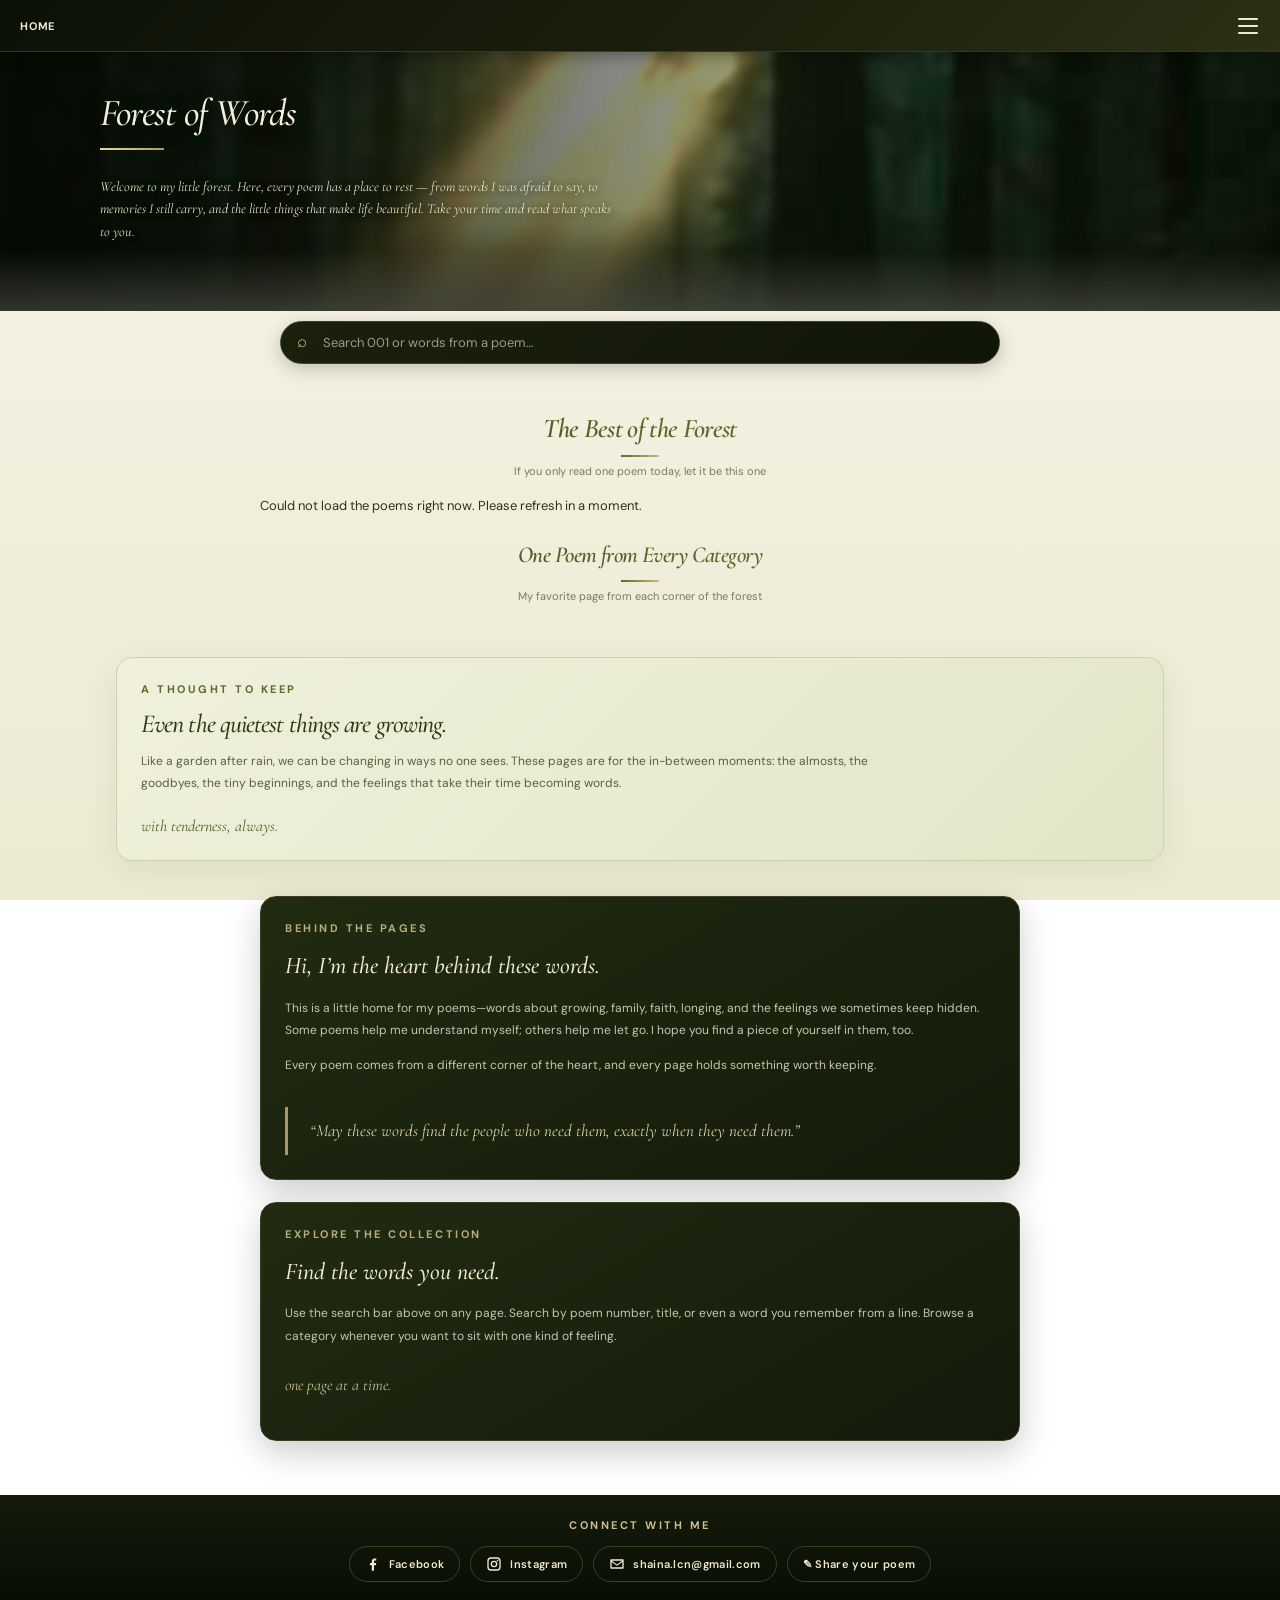
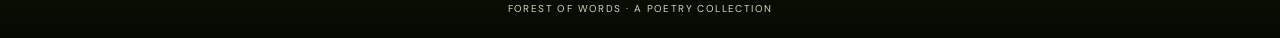
<file: index.html>
<!DOCTYPE html>
<html lang="en">

<head>
  <meta charset="utf-8">
  <meta name="viewport" content="width=device-width, initial-scale=1">
  <title>Forest of Words — Shaina’s Poetry</title>

  <link rel="icon" type="image/png" href="[data-uri]">
  <link rel="apple-touch-icon" href="[data-uri]">

  <link rel="preconnect" href="https://fonts.googleapis.com">
  <link rel="preconnect" href="https://fonts.gstatic.com" crossorigin>
  <link
    href="https://fonts.googleapis.com/css2?family=DM+Sans:wght@400;500;600;700&family=Playfair+Display:ital,wght@0,400;0,500;0,600;1,500&family=Cormorant+Garamond:ital,wght@0,400;0,500;0,600;1,400;1,500;1,600&display=swap"
    rel="stylesheet">
  <link rel="stylesheet" href="global.css?v=3">
  <script src="global.js?v=3"></script>
</head>

<body class="site">

  <nav class="topbar" aria-label="Poem categories">
    <span class="topbar-label" id="currentLabel">Home</span>
    <button class="burger" id="menuToggle" type="button" aria-label="Open categories menu" aria-expanded="false"
      aria-controls="categoryMenu">
      <span class="burger-line"></span>
      <span class="burger-line"></span>
      <span class="burger-line"></span>
    </button>
  </nav>

  <header class="hero">
    <div class="hero-inner">
      <div class="cover">
        <div class="brand">Forest of Words</div>
        <p>
          Welcome to my little forest. Here, every poem has a place to rest — from words I was afraid to say,
          to memories I still carry, and the little things that make life beautiful. Take your time and read
          what speaks to you.
        </p>
      </div>
    </div>
  </header>

  <div class="menu-overlay" id="menuOverlay"></div>
  <aside class="menu" id="categoryMenu" aria-label="Categories">
    <div class="menu-head">
      <span class="eyebrow">Categories</span>
      <button class="menu-close" id="menuClose" type="button" aria-label="Close menu">×</button>
    </div>
    <ul class="menu-list">
      <li><button class="menu-link active" type="button" data-view="home">Home</button></li>
      <li><button class="menu-link" type="button" data-view="love">Heart</button></li>
      <li><button class="menu-link" type="button" data-view="self">Mirror</button></li>
      <li><button class="menu-link" type="button" data-view="healing">Dawn</button></li>
      <li><button class="menu-link" type="button" data-view="family">Belonging</button></li>
      <li><button class="menu-link" type="button" data-view="faith">Grace</button></li>
      <li><button class="menu-link" type="button" data-view="life">Dreams</button></li>
      <li><button class="menu-link" type="button" data-view="other">Whispers</button></li>
      <li><button class="menu-link" type="button" data-view="community">Community</button></li>
      <li><button class="menu-link" type="button" data-view="submit">✎ Share your poem</button></li>
    </ul>
  </aside>

  <div class="global-search">
    <div class="search-wrap">
      <span>⌕</span>
      <input id="search" type="search" placeholder="Search 001 or words from a poem…">
    </div>
  </div>

  <main>

    <section class="view active" id="view-home">
      <h2 class="section-title">The Best of the Forest</h2>
      <p class="sub">If you only read one poem today, let it be this one</p>
      <div class="spotlight" id="spotlight"></div>

      <h2 class="section-title small">One Poem from Every Category</h2>
      <p class="sub">My favorite page from each corner of the forest</p>
      <div class="feature-grid" id="featured"></div>

      <div class="feature-note">
        <div class="eyebrow">A thought to keep</div>
        <h2>Even the quietest things are growing.</h2>
        <p>
          Like a garden after rain, we can be changing in ways no one sees. These pages are for the in-between
          moments: the almosts, the goodbyes, the tiny beginnings, and the feelings that take their time
          becoming words.
        </p>
        <div class="script-line">with tenderness, always.</div>
      </div>

      <div class="about-layout">
        <article class="about-panel">
          <div class="eyebrow">Behind the pages</div>
          <h2>Hi, I’m the heart behind these words.</h2>
          <p>
            This is a little home for my poems—words about growing, family, faith, longing, and the feelings we
            sometimes keep hidden. Some poems help me understand myself; others help me let go. I hope you find
            a piece of yourself in them, too.
          </p>
          <p>Every poem comes from a different corner of the heart, and every page holds something worth keeping.</p>
          <div class="quote">“May these words find the people who need them, exactly when they need them.”</div>
        </article>

        <article class="about-panel">
          <div class="eyebrow">Explore the collection</div>
          <h2>Find the words you need.</h2>
          <p>
            Use the search bar above on any page. Search by poem number, title, or even a word you remember from
            a line. Browse a category whenever you want to sit with one kind of feeling.
          </p>
          <p class="script-line">one page at a time.</p>
        </article>
      </div>
    </section>

    <section class="view" id="view-category">
      <h2 class="section-title" id="categoryTitle">Heart</h2>
      <p class="category-intro" id="categoryDesc">Poems for the heart, its wishes, and its goodbyes.</p>
      <div class="count" id="count"></div>
      <div class="grid" id="grid"></div>
    </section>

    <section class="view" id="view-search">
      <h2 class="section-title">Search results</h2>
      <p class="category-intro" id="searchDesc">Matching poems from the entire collection.</p>
      <div class="count" id="searchCount"></div>
      <div class="grid" id="searchGrid"></div>
    </section>

    <section class="view" id="view-submit">
      <h2 class="section-title">Share your poem</h2>
      <p class="category-intro">Your poem will appear in Community after it has been approved.</p>
      <div class="sform">
        <label for="sAuthor">Your name or pen name</label>
        <input id="sAuthor" type="text" maxlength="60">
        <label for="sTitle">Title</label>
        <input id="sTitle" type="text" maxlength="100">
        <label for="sText">Your poem</label>
        <textarea id="sText" maxlength="8000" placeholder="Enter = new line, blank line = new stanza"></textarea>
        <label for="sImg">Picture (optional)</label>
        <input id="sImg" type="file" accept="image/*">
        <label for="sMus">Music (optional, mp3 up to 8 MB)</label>
        <input id="sMus" type="file" accept="audio/*">
        <input class="hp" id="sSite" type="text" tabindex="-1" autocomplete="off" aria-hidden="true">
        <button id="sSend" type="button">Send for approval</button>
        <div id="sMsg"></div>
        <small>By sending, you confirm this poem is yours. Poems that are not a fit may be declined.</small>
      </div>
    </section>

  </main>

  <footer>
    <div class="eyebrow">Connect with me</div>
    <div class="socials">
      <a class="social-link" href="https://www.facebook.com/share/1C8BGiQzLW/" target="_blank" rel="noopener noreferrer"
        aria-label="Shaina on Facebook">
        <svg viewBox="0 0 24 24" aria-hidden="true">
          <path d="M13.5 22v-8.2h2.8l.5-3.3h-3.3V8.4c0-1 .4-1.7 1.8-1.7h1.6V3.8c-.3 0-1.3-.2-2.5-.2-2.6 0-4.2 1.6-4.2 4.4v2.5H7.4v3.3h2.8V22h3.3z" />
        </svg>
        Facebook
      </a>
      <a class="social-link" href="https://www.instagram.com/forestwords.shaina?cplk=MWU2bWZsaWYwbHhldQ==" target="_blank"
        rel="noopener noreferrer" aria-label="Shaina on Instagram">
        <svg viewBox="0 0 24 24" aria-hidden="true">
          <path d="M7.5 2h9A5.5 5.5 0 0 1 22 7.5v9a5.5 5.5 0 0 1-5.5 5.5h-9A5.5 5.5 0 0 1 2 16.5v-9A5.5 5.5 0 0 1 7.5 2zm0 2A3.5 3.5 0 0 0 4 7.5v9A3.5 3.5 0 0 0 7.5 20h9a3.5 3.5 0 0 0 3.5-3.5v-9A3.5 3.5 0 0 0 16.5 4h-9zM12 7a5 5 0 1 1 0 10 5 5 0 0 1 0-10zm0 2a3 3 0 1 0 0 6 3 3 0 0 0 0-6zm5.3-3.3a1.2 1.2 0 1 1 0 2.4 1.2 1.2 0 0 1 0-2.4z" />
        </svg>
        Instagram
      </a>
      <a class="social-link" href="mailto:shaina.lcn@gmail.com" aria-label="Email Shaina">
        <svg viewBox="0 0 24 24" aria-hidden="true">
          <path d="M3 5h18a1 1 0 0 1 1 1v12a1 1 0 0 1-1 1H3a1 1 0 0 1-1-1V6a1 1 0 0 1 1-1zm1.4 2L12 12.6 19.6 7H4.4zM4 8.9V17h16V8.9l-8 5.9-8-5.9z" />
        </svg>
        shaina.lcn@gmail.com
      </a>
      <a class="social-link" href="#" id="shareLink">✎ Share your poem</a>
    </div>
    FOREST OF WORDS · A POETRY COLLECTION
  </footer>

  <dialog id="modal">
    <div class="modal-head">
      <div>
        <div class="eyebrow" id="modalEyebrow"></div>
        <h2 id="modalTitle"></h2>
      </div>
      <button class="close" id="close" type="button" aria-label="Close">×</button>
    </div>

    <div class="modal-body">
      <div id="media"></div>
      <div id="modalText"></div>
      <div class="byline" id="modalBy">— shaina</div>
    </div>

    <div class="sheet" id="sheet" hidden>
      <div class="sheet-head">
        <b>Comments</b>
        <button type="button" id="sheetClose" aria-label="Close comments">×</button>
      </div>
      <div id="cmList"></div>
      <div class="cform">
        <textarea id="cmBody" maxlength="500" placeholder="Leave a comment (anonymous)..."></textarea>
        <button id="cmSend" type="button">Post</button>
        <span class="cmsg" id="cmMsg"></span>
      </div>
    </div>

    <div class="modal-bar">
      <button class="like" id="mLike" type="button">
        <span class="h">♡</span>
        <span class="n">0</span>
      </button>
      <button class="like" id="cmBtn" type="button">
        <span class="h">💬</span>
        <span class="n" id="cmCount">0</span>
      </button>
      <span class="dt">double-tap to ♥</span>
    </div>
  </dialog>
</body>

</html>
</file>
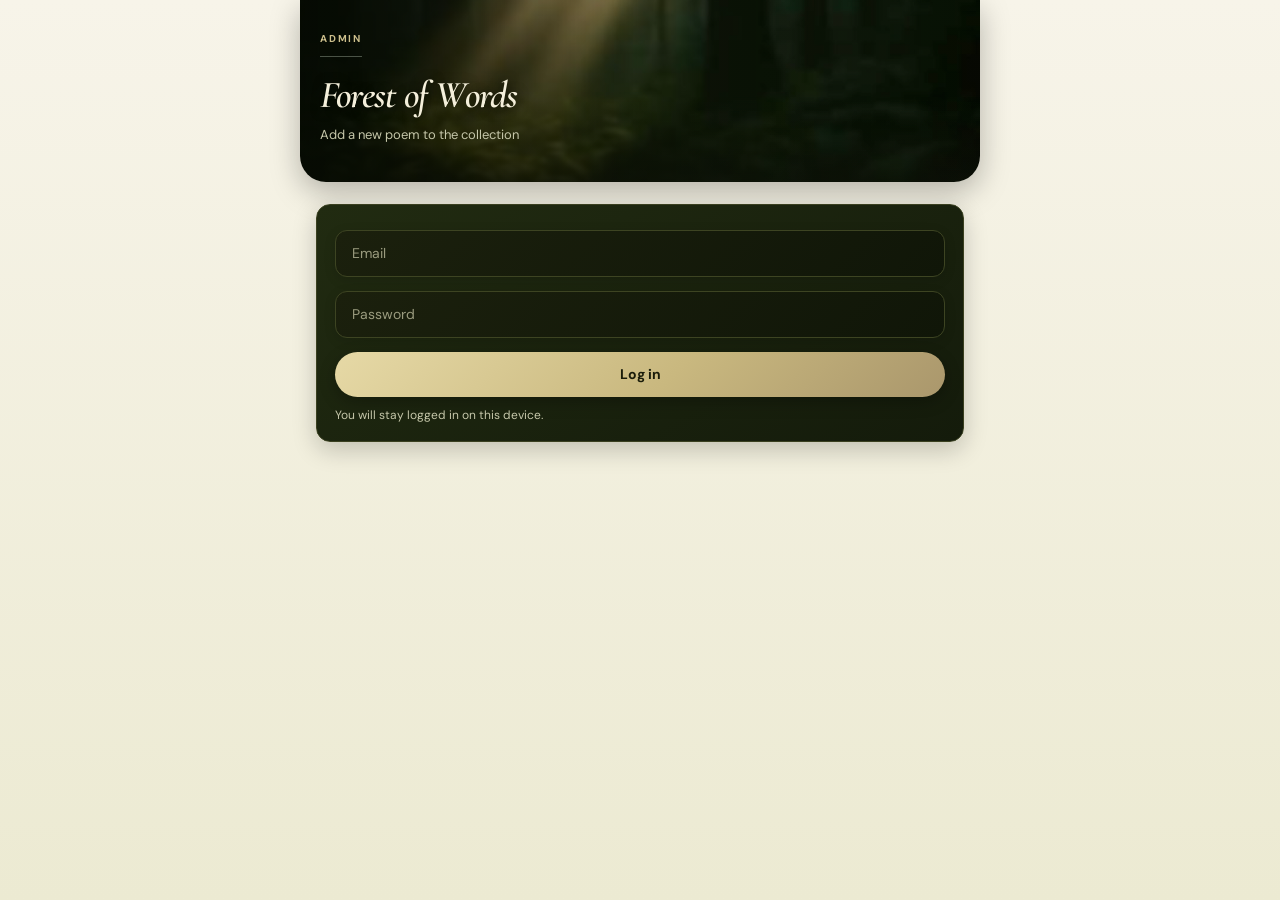
<file: admin.html>
<!DOCTYPE html>
<html lang="en">

<head>
    <meta charset="utf-8">
    <meta name="viewport" content="width=device-width, initial-scale=1">
    <title>Admin — Forest of Words</title>
    <link rel="preconnect" href="https://fonts.googleapis.com">
    <link rel="preconnect" href="https://fonts.gstatic.com" crossorigin>
    <link href="https://fonts.googleapis.com/css2?family=DM+Sans:wght@400;500;600;700&family=Cormorant+Garamond:ital,wght@0,500;0,600;1,500;1,600&display=swap" rel="stylesheet">
    <link rel="stylesheet" href="global.css?v=2">
    <script src="global.js?v=2"></script>
</head>

<body class="admin">
    <header>
        <span class="eyebrow">Admin</span>
        <h1 class="brand">Forest of Words</h1>
        <p>Add a new poem to the collection</p>
    </header>

    <div id="login" class="box">
        <input id="email" type="email" placeholder="Email" autocomplete="username">
        <input id="pass" type="password" placeholder="Password" autocomplete="current-password">
        <button id="loginBtn">Log in</button>
        <small id="loginNote"></small>
    </div>

    <div id="app" hidden>
        <nav class="tabs" id="tabs"></nav>

        <section data-tab="stats">
            <div class="box">
                <b>Visitors</b>
                <div class="tiles">
                    <div class="tile">
                        <div class="big" id="vTotal">0</div>
                        <small>Total visits</small>
                    </div>
                    <div class="tile">
                        <div class="big" id="vToday">0</div>
                        <small>Today</small>
                    </div>
                    <div class="tile">
                        <div class="big" id="vWeek">0</div>
                        <small>Last 7 days</small>
                    </div>
                </div>
                <small>One visit = one device per day.</small>
            </div>
            <div class="box">
                <b>Overall</b>
                <div class="tiles">
                    <div class="tile">
                        <div class="big" id="oHearts">0</div>
                        <small>Total hearts</small>
                    </div>
                    <div class="tile">
                        <div class="big" id="oComments">0</div>
                        <small>Comments</small>
                    </div>
                    <div class="tile">
                        <div class="big" id="oPoems">0</div>
                        <small>Poems</small>
                    </div>
                </div>
            </div>
            <div class="box">
                <b>Most read</b>
                <div id="topViews"></div>
            </div>
            <div class="box">
                <b>Most hearted</b>
                <div id="topLikes"></div>
            </div>
        </section>

        <section data-tab="comments" hidden>
            <div class="box">
                <b>Comments</b>
                <div id="cmAdmin"></div>
            </div>
        </section>

        <section data-tab="write" hidden>
            <div class="box">
                <b id="formTitle">New poem</b>
                <input id="title" placeholder="Title (optional)">
                <input id="author" value="Shaina" placeholder="Author">
                <textarea id="text" placeholder="Paste the whole poem here (Enter = new line, blank line = new stanza)"></textarea>
                <select id="cat"></select>
                <small>Picture (optional)</small>
                <input id="img" type="file" accept="image/*">
                <div id="imgCur"></div>
                <small>Music (optional, mp3 up to 20 MB)</small>
                <input id="mus" type="file" accept="audio/*">
                <div id="musCur"></div>
                <small id="hint"></small>
                <button id="save">Save poem</button>
                <button id="cancelEdit" class="ghost" hidden>Cancel edit</button>
                <div id="msg"></div>
            </div>
        </section>

        <section data-tab="subs" hidden>
            <div class="box">
                <b>Waiting for approval</b>
                <div id="subList"></div>
            </div>
        </section>

        <section data-tab="poems" hidden>
            <div class="box">
                <b>All poems</b>
                <input id="q" placeholder="Search by number or title">
                <div id="list"></div>
                <button id="more" class="ghost" hidden>Show more</button>
            </div>
        </section>

        <section data-tab="import" hidden>
            <div class="box">
                <b>One-time import</b>
                <br>
                <small>Choose poems.json to upload all existing poems to the database.</small>
                <input id="file" type="file" accept=".json">
                <button id="imp">Import poems.json</button>
                <div id="impmsg"></div>
            </div>
        </section>

        <button id="logout">Log out</button>
    </div>
</body>

</html>
</file>
<file: global.css>
:root {
    --forest: #2f3a17;
    --leaf: #5c6b2b;
    --mist: #eceed8;
    --cream: #f7f4e9;
    --paper: #fbf9ef;
    --ink: #2f3419;
    --muted: #7a7c58;
    --line: #dcdcc0;
    --night-deep: #050902;
    --night-bar: #141b0b;
    --night-surface: #19210d;
    --night-border: #3a4020;
    --night-text: #ece8d4;
    --night-text-soft: #c6c7aa;
    --night-accent: #c9b87f;
    --night-accent-ink: #1a1c0a;
    --night-label: #cdbf8c;
    --grad-night: linear-gradient(135deg, #0c1107 0%, #1b200d 55%, #2c3016 100%);
    --grad-card: linear-gradient(150deg, #212b11 0%, #141b0b 100%);
    --grad-moss: linear-gradient(135deg, #2c3016 0%, #4a5a26 100%);
    --grad-gold: linear-gradient(135deg, #e6d9a6 0%, #c9b87f 55%, #aa976c 100%);
    --font-ui: 'DM Sans', sans-serif;
    --font-serif: 'Cormorant Garamond', 'Playfair Display', Georgia, serif;
    --bar-height: 52px;
    --night-soft: #c6c7aa;
    --gold: #c9b87f;
    --gold-ink: #1a1c0a;
    --serif: var(--font-serif);
    --ui: var(--font-ui);
}

*,
*::before,
*::after {
    box-sizing: border-box;
}

html {
    scroll-behavior: smooth;
}

body.site {
    margin: 0;
    background: linear-gradient(180deg, var(--cream) 0%, #ecead2 100%) fixed;
    color: var(--ink);
    font-family: var(--font-ui);
    font-size: 14px;
}

body.site.menu-open {
    overflow: hidden;
}

body.site button {
    font-family: var(--font-ui);
}

body.site button:focus-visible,
body.site input:focus-visible {
    outline: 2px solid var(--night-accent);
    outline-offset: 2px;
}

body.site .eyebrow {
    font-size: 11px;
    font-weight: 700;
    letter-spacing: .23em;
    text-transform: uppercase;
    color: var(--night-label);
}

body.site .hero {
    position: relative;
    overflow: hidden;
    padding: 18px 20px 34px;
    background: linear-gradient(90deg, #050902e0 0%, #0c110780 48%, #0c110718 100%), linear-gradient(0deg, #0c1107cc 0%, transparent 40%), var(--hero-img) center 8% / cover no-repeat;
    color: #f4efdb;
}

body.site .hero-inner {
    position: relative;
    z-index: 1;
    max-width: 1080px;
    margin: auto;
}

body.site .brand {
    display: inline-block;
    padding: 5px 0 10px;
    border-bottom: 1px solid #d1e2cb55;
    font-size: 10px;
    font-weight: 700;
    letter-spacing: .18em;
    text-transform: uppercase;
    color: var(--night-label);
}

body.site .cover {
    max-width: 790px;
    padding-top: 24px;
}

body.site .cover p {
    max-width: 520px;
    font-size: 14px;
    line-height: 1.7;
    color: #e6e3c8;
    text-shadow: 0 1px 8px #050902cc;
}

body.site .topbar {
    position: sticky;
    top: 0;
    z-index: 20;
    display: flex;
    align-items: center;
    justify-content: space-between;
    height: var(--bar-height);
    padding: 0 12px 0 20px;
    background: var(--grad-night);
    border-bottom: 1px solid #363819;
    box-shadow: 0 4px 15px #0005;
}

body.site .topbar-label {
    font-size: 11px;
    font-weight: 700;
    letter-spacing: .07em;
    text-transform: uppercase;
    color: #efe9d0;
}

body.site .burger {
    display: flex;
    flex-direction: column;
    justify-content: center;
    align-items: center;
    gap: 5px;
    width: 40px;
    height: 40px;
    padding: 0;
    border: 0;
    border-radius: 50%;
    background: transparent;
    color: #efe9d0;
    cursor: pointer;
}

body.site .burger:hover {
    background: var(--grad-gold);
    color: var(--night-accent-ink);
}

body.site .burger-line {
    display: block;
    width: 20px;
    height: 2px;
    border-radius: 2px;
    background: currentColor;
    transition: transform .25s, opacity .2s;
}

body.site .burger[aria-expanded="true"] .burger-line:nth-child(1) {
    transform: translateY(7px) rotate(45deg);
}

body.site .burger[aria-expanded="true"] .burger-line:nth-child(2) {
    opacity: 0;
}

body.site .burger[aria-expanded="true"] .burger-line:nth-child(3) {
    transform: translateY(-7px) rotate(-45deg);
}

body.site .menu-overlay {
    position: fixed;
    inset: 0;
    z-index: 30;
    background: #050902b3;
    backdrop-filter: blur(2px);
    opacity: 0;
    visibility: hidden;
    transition: opacity .25s, visibility 0s .25s;
}

body.site .menu-overlay.open {
    opacity: 1;
    visibility: visible;
    transition: opacity .25s;
}

body.site .menu {
    position: fixed;
    top: 0;
    right: 0;
    z-index: 40;
    width: min(300px, 82vw);
    height: 100%;
    padding: 18px;
    overflow-y: auto;
    background: var(--grad-night);
    border-left: 1px solid #363819;
    box-shadow: -10px 0 40px #0008;
    transform: translateX(100%);
    visibility: hidden;
    transition: transform .25s, visibility 0s .25s;
}

body.site .menu.open {
    transform: none;
    visibility: visible;
    transition: transform .25s;
}

body.site .menu-head {
    display: flex;
    align-items: center;
    justify-content: space-between;
    padding: 4px 4px 16px;
}

body.site .menu-close {
    width: 34px;
    height: 34px;
    border: 0;
    border-radius: 50%;
    background: var(--grad-gold);
    color: var(--night-accent-ink);
    font-size: 20px;
    line-height: 1;
    cursor: pointer;
}

body.site .menu-list {
    margin: 0;
    padding: 0;
    list-style: none;
}

body.site .menu-link {
    display: block;
    width: 100%;
    padding: 13px 14px;
    border: 0;
    border-radius: 12px;
    background: transparent;
    color: #efe9d0;
    font-size: 11px;
    font-weight: 700;
    letter-spacing: .07em;
    text-align: left;
    text-transform: uppercase;
    cursor: pointer;
}

body.site .menu-link:hover,
body.site .menu-link.active {
    background: var(--grad-gold);
    color: var(--night-accent-ink);
}

body.site .global-search {
    position: sticky;
    top: var(--bar-height);
    z-index: 15;
    padding: 10px 14px;
    pointer-events: none;
    background: transparent;
}

body.site .search-wrap {
    position: relative;
    max-width: 720px;
    margin: auto;
    pointer-events: auto;
}

body.site .search-wrap span {
    position: absolute;
    top: 9px;
    left: 17px;
    font-size: 17px;
    color: var(--night-label);
}

body.site .search-wrap input {
    width: 100%;
    padding: 11px 16px 11px 40px;
    border: 1px solid #3d4422;
    border-radius: 30px;
    background: linear-gradient(135deg, #1b200d, #101608);
    box-shadow: 0 5px 18px #0003;
    color: #f1ecd6;
    font: 12px var(--font-ui);
    outline: none;
}

body.site .search-wrap input::placeholder {
    color: #9a9b7e;
}

body.site .search-wrap input:focus {
    border-color: var(--night-accent);
    box-shadow: 0 0 0 4px #c9b87f22;
}

body.site main {
    max-width: 1080px;
    margin: auto;
    padding: 24px 16px 54px;
}

body.site .view {
    display: none;
}

body.site .view.active {
    display: block;
}

body.site .section-title {
    margin: 15px 0 7px;
    font-family: var(--font-serif);
    font-size: clamp(28px, 4vw, 35px);
    font-style: italic;
    font-weight: 600;
    line-height: 1.15;
    letter-spacing: -.025em;
    text-align: center;
    color: var(--forest);
    background: linear-gradient(90deg, #2f3a17, #5c6b2b 55%, #8a7a3e);
    -webkit-background-clip: text;
    background-clip: text;
    -webkit-text-fill-color: transparent;
}

body.site .section-title::after {
    content: "";
    display: block;
    width: 38px;
    height: 2px;
    margin: 11px auto 0;
    background: linear-gradient(90deg, #5c6b2b, #c9b87f);
}

body.site .sub,
body.site .count {
    font-size: 11px;
    text-align: center;
    color: var(--muted);
}

body.site .sub {
    margin: 0 0 19px;
}

body.site .count {
    margin: 0 0 20px;
}

body.site .category-intro {
    max-width: 620px;
    margin: 8px auto 26px;
    line-height: 1.8;
    text-align: center;
    color: #59603f;
}

body.site .feature-grid,
body.site .grid {
    display: grid;
    grid-template-columns: minmax(0, 1fr);
    gap: 14px;
    max-width: 760px;
    margin-inline: auto;
}

body.site .card {
    display: flex;
    flex-direction: column;
    padding: 18px 20px;
    background: var(--grad-card);
    border: 1px solid var(--night-border);
    border-radius: 13px;
    box-shadow: 0 8px 25px #0003;
    color: var(--night-text);
    transition: .2s;
}

body.site .card:hover {
    transform: translateY(-3px);
    border-color: #8a8a4c;
    box-shadow: 0 14px 30px #0005;
}

body.site .num {
    font-size: 10px;
    letter-spacing: .13em;
    text-transform: uppercase;
    color: #b8ad7a;
}

body.site .card h3 {
    margin: 9px 0;
    font-family: var(--font-serif);
    font-size: 22px;
    font-style: italic;
    font-weight: 600;
    line-height: 1.2;
    letter-spacing: -.025em;
    color: #f0ead2;
}

body.site .preview {
    display: -webkit-box;
    flex: 1;
    margin: 1em 0;
    overflow: hidden;
    font-size: 12px;
    line-height: 1.9;
    white-space: pre-line;
    color: var(--night-text-soft);
    -webkit-line-clamp: 4;
    -webkit-box-orient: vertical;
}

body.site .read {
    align-self: flex-start;
    margin-top: 15px;
    padding: 8px 13px;
    border: 0;
    border-radius: 24px;
    background: var(--grad-moss);
    color: #efe3b4;
    font-size: 10px;
    font-weight: 600;
    cursor: pointer;
}

body.site .read:hover {
    background: var(--grad-gold);
    color: var(--night-accent-ink);
}

body.site .feature-note {
    margin: 35px 0 22px;
    padding: 24px;
    background: linear-gradient(135deg, #f0f0dc 0%, #e2e6c8 100%);
    border-radius: 16px;
}

body.site .feature-note .eyebrow {
    color: var(--leaf);
}

body.site .feature-note h2 {
    max-width: 760px;
    margin: 14px 0;
    font-family: 'Cormorant Garamond', serif;
    font-size: clamp(28px, 4vw, 40px);
    font-style: italic;
    font-weight: 500;
    line-height: 1.06;
    letter-spacing: -.035em;
    color: var(--forest);
}

body.site .feature-note p {
    max-width: 760px;
    font-size: 13px;
    line-height: 1.8;
    color: #59603f;
}

body.site .script-line {
    margin-top: 22px;
    font-family: 'Cormorant Garamond', serif;
    font-size: 21px;
    font-style: italic;
    color: #4d5e25;
}

body.site .about-layout {
    display: grid;
    grid-template-columns: minmax(0, 1fr);
    gap: 22px;
    max-width: 760px;
    margin: 35px auto 0;
}

body.site .about-panel {
    padding: 24px;
    background: var(--grad-card);
    border: 1px solid var(--night-border);
    border-radius: 16px;
    color: #e9e5d0;
}

body.site .about-panel .eyebrow {
    color: #b8ad7a;
}

body.site .about-panel h2 {
    margin: 18px 0;
    font-family: 'Cormorant Garamond', serif;
    font-size: 36px;
    font-style: italic;
    font-weight: 500;
    line-height: 1.05;
    color: #f0ead2;
}

body.site .about-panel p {
    font-size: 13px;
    line-height: 1.9;
    color: var(--night-text-soft);
}

body.site .about-panel .script-line {
    font-size: 21px;
    color: var(--night-label);
}

body.site .quote {
    margin: 30px 0 0;
    padding: 12px 0 12px 22px;
    border-left: 3px solid #aa976c;
    font-family: var(--font-serif);
    font-size: 24px;
    font-style: italic;
    line-height: 1.4;
    color: #d9d0a6;
}

body.site footer {
    padding: 23px 14px;
    background: linear-gradient(180deg, #141b0b 0%, #050902 100%);
    font-size: 10px;
    letter-spacing: .14em;
    text-align: center;
    color: #d9d3b4;
}

body.site .socials {
    display: flex;
    flex-wrap: wrap;
    justify-content: center;
    gap: 10px;
    margin: 14px 0 20px;
}

body.site .social-link {
    display: inline-flex;
    align-items: center;
    gap: 8px;
    padding: 9px 15px;
    border: 1px solid var(--night-border);
    border-radius: 24px;
    font-size: 11px;
    font-weight: 600;
    letter-spacing: .03em;
    text-decoration: none;
    color: #efe9d0;
    transition: .2s;
}

body.site .social-link:hover,
body.site .social-link:focus-visible {
    background: var(--grad-gold);
    border-color: var(--night-accent);
    color: var(--night-accent-ink);
}

body.site .social-link svg {
    width: 16px;
    height: 16px;
    fill: currentColor;
}

body.site dialog#modal {
    width: min(720px, calc(100% - 22px));
    max-height: 86vh;
    padding: 0;
    background: var(--paper);
    border: 1px solid var(--line);
    border-radius: 20px;
    box-shadow: 0 20px 65px #0c110740;
    color: var(--ink);
}

body.site dialog#modal::backdrop {
    background: #0c1107b3;
    backdrop-filter: blur(2px);
}

body.site .modal-head {
    position: sticky;
    top: 0;
    display: flex;
    align-items: flex-start;
    justify-content: space-between;
    gap: 15px;
    padding: 17px 19px;
    background: linear-gradient(135deg, #2c3016 0%, #4a5a26 100%);
}

body.site .modal-head .eyebrow {
    font-size: 10px;
    letter-spacing: .16em;
    color: var(--night-label);
}

body.site .modal-head h2 {
    margin: 7px 0;
    font-family: var(--font-serif);
    font-size: clamp(22px, 5vw, 29px);
    font-style: italic;
    font-weight: 600;
    line-height: 1.15;
    letter-spacing: -.025em;
    color: #f4efdb;
}

body.site .close {
    flex-shrink: 0;
    width: 40px;
    height: 40px;
    touch-action: manipulation;
    position: relative;
    z-index: 6;
    border: 0;
    border-radius: 50%;
    background: #efe3b4;
    color: var(--forest);
    font-size: 20px;
    cursor: pointer;
}

body.site .close:hover {
    background: #fff;
}

body.site .modal-body {
    padding: 20px 20px 24px;
    overflow: auto;
    background: var(--paper);
    font-size: 13px;
    line-height: 1.85;
    color: #3b4126;
}

body.site .modal-body .stanza {
    margin: 0 0 1.1em;
    line-height: 1.85;
    white-space: pre-line;
}

body.site .modal-body .stanza:last-child {
    margin-bottom: 0;
}

body.site .byline {
    margin-top: 25px;
    font-family: 'Playfair Display', serif;
    font-size: 16px;
    font-style: italic;
    text-align: right;
    color: var(--leaf);
}

@media (max-width: 480px) {
    body.site .hero {
        padding: 13px 17px 28px;
    }

    body.site .cover p {
        font-size: 13px;
    }

    body.site .global-search {
        padding: 9px 10px;
    }

    body.site .search-wrap span {
        left: 14px;
    }

    body.site main {
        padding: 20px 13px 42px;
    }

    body.site .section-title {
        font-size: 30px;
    }

    body.site .feature-grid,
    body.site .grid {
        gap: 12px;
    }

    body.site .card {
        padding: 16px 17px;
    }

    body.site .num {
        font-size: 9px;
    }

    body.site .card h3 {
        font-size: 21px;
    }

    body.site .feature-note {
        margin-top: 28px;
        padding: 21px;
    }

    body.site .quote {
        font-size: 21px;
    }

    body.site dialog#modal {
        width: calc(100% - 28px);
        max-height: 84vh;
        border-radius: 17px;
    }

    body.site .modal-head {
        padding: 15px 16px;
    }

    body.site .modal-body {
        padding: 17px 17px 20px;
        font-size: 12.5px;
    }
}

body.site .brand {
    padding: 0 0 12px;
    font-family: var(--font-serif);
    font-size: clamp(38px, 9vw, 64px);
    font-style: italic;
    font-weight: 500;
    line-height: 1;
    letter-spacing: -.02em;
    text-transform: none;
    color: #f4efdb;
    border-bottom: 0;
    text-shadow: 0 2px 22px #050902cc;
}

body.site .brand::after {
    content: "";
    display: block;
    width: 64px;
    height: 2px;
    margin-top: 16px;
    background: var(--grad-gold);
}

body.site .cover p {
    font-family: var(--font-serif);
    font-size: 18px;
    font-style: italic;
    line-height: 1.65;
}

body.site .hero {
    padding-bottom: 54px;
}

body.site .hero::after {
    content: "";
    position: absolute;
    inset: auto 0 0 0;
    height: 60px;
    background: linear-gradient(0deg, #f7f4e9 0%, transparent 100%);
    opacity: .18;
}

body.site .card {
    position: relative;
    border-left: 3px solid #aa976c;
    border-radius: 6px 16px 16px 6px;
    padding: 22px 24px;
    animation: rise .5s ease both;
}

body.site .card .preview {
    font-family: var(--font-serif);
    font-size: 17px;
    font-style: italic;
    line-height: 1.7;
    color: #d8d4b8;
}

body.site .card h3 {
    font-size: 26px;
}

body.site .read {
    padding: 9px 16px;
    font-size: 11px;
    letter-spacing: .04em;
}

body.site .section-title.small {
    font-size: clamp(24px, 3.4vw, 30px);
    margin-top: 38px;
}

body.site .spotlight {
    max-width: 760px;
    margin: 8px auto 6px;
}

body.site .spotlight .card {
    padding: 30px 28px 26px;
    border: 1px solid #8a7a3e;
    border-left: 1px solid #8a7a3e;
    border-radius: 20px;
    background: radial-gradient(120% 80% at 100% 0%, #c9b87f26 0%, transparent 55%), var(--grad-card);
    box-shadow: 0 18px 50px #0006, inset 0 0 0 1px #c9b87f1f;
}

body.site .spotlight .card h3 {
    font-size: clamp(32px, 6vw, 42px);
}

body.site .spotlight .card .preview {
    -webkit-line-clamp: 9;
    font-size: 19px;
}

body.site .badge {
    align-self: flex-start;
    margin-bottom: 12px;
    padding: 6px 13px;
    border-radius: 20px;
    background: var(--grad-gold);
    color: var(--night-accent-ink);
    font-size: 10px;
    font-weight: 700;
    letter-spacing: .16em;
    text-transform: uppercase;
}

body.site .card-actions {
    display: flex;
    flex-wrap: wrap;
    gap: 10px;
    align-items: center;
    margin-top: 15px;
}

body.site .card-actions .read {
    margin-top: 0;
}

body.site .more {
    padding: 8px 4px;
    border: 0;
    background: none;
    color: var(--night-label);
    font-size: 11px;
    font-weight: 600;
    letter-spacing: .04em;
    cursor: pointer;
}

body.site .more:hover {
    color: #fff;
    text-decoration: underline;
}

body.site .cat-intro-line {
    text-align: center;
    color: var(--muted);
    font-size: 12px;
    margin: 0 0 20px;
}

body.site .search-wrap input {
    font-size: 13px;
    padding: 12px 18px 12px 42px;
}

body.site .feature-note {
    border: 1px solid #cfd2ae;
    box-shadow: 0 10px 30px #2f3a1714;
}

body.site .about-panel {
    box-shadow: 0 12px 34px #0003;
}

body.site .modal-body {
    font-family: var(--font-serif);
    font-size: 18px;
    line-height: 1.9;
    padding: 26px 28px 30px;
}

body.site .modal-body .stanza {
    margin-bottom: 1.4em;
}

@keyframes rise {
    from {
        opacity: 0;
        transform: translateY(14px);
    }
    to {
        opacity: 1;
        transform: none;
    }
}

@media (prefers-reduced-motion: reduce) {
    body.site .card {
        animation: none;
    }

    html {
        scroll-behavior: auto;
    }
}

@media (max-width: 480px) {
    body.site .cover p {
        font-size: 16px;
    }

    body.site .card {
        padding: 18px 18px;
    }

    body.site .card .preview {
        font-size: 16px;
    }

    body.site .spotlight .card {
        padding: 24px 20px 22px;
    }

    body.site .modal-body {
        font-size: 17px;
        padding: 20px 18px 24px;
    }
}

body.site .card .num {
    font-size: 9px;
    letter-spacing: .14em;
    color: #d9c98f;
    margin-bottom: 6px;
}

body.site .card .preview {
    margin-top: .4em;
}

body.site .modal-head h2 {
    letter-spacing: .2em;
    font-style: normal;
}

body.site .likerow {
    margin-top: 10px;
}

body.site .like {
    display: inline-flex;
    align-items: center;
    gap: 5px;
    width: auto;
    margin: 0;
    padding: 5px 11px;
    border-radius: 30px;
    border: 1px solid #3a4020;
    background: transparent;
    color: inherit;
    font: 600 12px var(--font-ui);
    cursor: pointer;
}

body.site .like .h {
    font-size: 15px;
    line-height: 1;
}

body.site .like.on {
    color: #e0707e;
    border-color: #e0707e66;
}

body.site .like:active {
    transform: scale(.94);
}

body.site .engage {
    border-top: 1px solid #3a402055;
    margin-top: 22px;
    padding-top: 16px;
    font: 400 13px/1.5 var(--font-ui);
}

body.site .engage h4 {
    margin: 16px 0 6px;
    font: italic 600 17px var(--font-serif);
}

body.site .cm {
    padding: 8px 0;
    border-bottom: 1px solid #3a402033;
    font-size: 13px;
    line-height: 1.5;
}

body.site .cm small {
    display: block;
    opacity: .55;
    font-size: 11px;
    margin-top: 2px;
}

body.site .cm p {
    margin: 0;
    white-space: pre-wrap;
    word-break: break-word;
}

body.site .cform input,
body.site .cform textarea {
    width: 100%;
    box-sizing: border-box;
    margin: 6px 0;
    padding: 10px 12px;
    border-radius: 12px;
    border: 1px solid #3a4020;
    background: transparent;
    color: inherit;
    font: 13px var(--font-ui);
}

body.site .cform textarea {
    min-height: 70px;
    resize: vertical;
}

body.site .cform button {
    padding: 8px 16px;
    font-size: 13px;
    border: 0;
    border-radius: 30px;
    background: linear-gradient(135deg, #e6d9a6, #c9b87f 55%, #aa976c);
    color: #1a1c0a;
    font-weight: 700;
    cursor: pointer;
}

body.site .cmsg {
    font-size: 12px;
    opacity: .8;
    margin-left: 8px;
}

body.site .cm.mine {
    -webkit-user-select: none;
    user-select: none;
    -webkit-touch-callout: none;
}

body.site .cacts {
    display: flex;
    gap: 8px;
    margin-top: 6px;
}

body.site .cacts button {
    width: auto;
    margin: 0;
    padding: 5px 12px;
    border-radius: 30px;
    border: 1px solid #3a4020;
    background: transparent;
    color: inherit;
    font: 600 12px var(--font-ui);
    cursor: pointer;
}

body.site .modal-bar {
    display: flex;
    align-items: center;
    gap: 10px;
    padding: 8px 14px;
    border-top: 1px solid var(--line);
    background: var(--paper);
    flex: none;
    font-family: var(--font-ui);
}

body.site .modal-bar .dt {
    margin-left: auto;
    font-size: 11px;
    opacity: .5;
}

body.site dialog#modal[open] {
    display: flex;
    flex-direction: column;
    overflow: hidden;
}

body.site dialog#modal .modal-body {
    flex: 1 1 auto;
    min-height: 0;
    touch-action: manipulation;
}

body.site .sheet {
    position: absolute;
    left: 0;
    right: 0;
    bottom: 50px;
    max-height: 62%;
    overflow: auto;
    background: var(--paper);
    border-top: 1px solid var(--line);
    box-shadow: 0 -8px 24px #0c110722;
    padding: 10px 16px 14px;
    font: 400 13px/1.5 var(--font-ui);
    z-index: 3;
}

body.site .sheet[hidden] {
    display: none;
}

body.site .sheet-head {
    display: flex;
    justify-content: space-between;
    align-items: center;
}

body.site .sheet-head b {
    font: italic 600 17px var(--font-serif);
}

body.site .sheet-head button {
    width: auto;
    background: none;
    border: 0;
    font-size: 22px;
    line-height: 1;
    color: inherit;
    cursor: pointer;
    padding: 0 4px;
}

body.site #media img {
    display: block;
    width: 100%;
    max-height: 320px;
    object-fit: cover;
    border-radius: 12px;
    margin: 0 0 14px;
}

body.site #media audio {
    display: block;
    width: 100%;
    margin: 0 0 14px;
}

body.site .burst {
    position: absolute;
    left: 50%;
    top: 42%;
    transform: translate(-50%, -50%) scale(.4);
    font-size: 96px;
    color: #e0707e;
    opacity: 0;
    pointer-events: none;
    z-index: 5;
    animation: burst .75s ease-out;
}

@keyframes burst {
    15% {
        opacity: .95;
        transform: translate(-50%, -50%) scale(1.1);
    }
    60% {
        opacity: .9;
        transform: translate(-50%, -50%) scale(1);
    }
    100% {
        opacity: 0;
        transform: translate(-50%, -70%) scale(1);
    }
}

body.site .guest-title {
    margin: 8px 0 2px;
    font: italic 600 21px/1.2 var(--font-serif);
}

body.site .guest-by {
    display: inline-block;
    margin-bottom: 8px;
    padding: 2px 10px;
    border-radius: 30px;
    background: #c9b87f33;
    font: 600 11px var(--font-ui);
    letter-spacing: .04em;
}

body.site .sform {
    max-width: 640px;
    margin: 14px 0;
    padding: 18px;
    border-radius: 14px;
    background: linear-gradient(150deg, #212b11, #141b0b);
    border: 1px solid #3a4020;
    color: #ece8d4;
    font-family: var(--font-ui);
}

body.site .sform label {
    display: block;
    margin: 12px 0 2px;
    font-size: 12px;
    color: #c6c7aa;
}

body.site .sform input[type=text],
body.site .sform textarea {
    width: 100%;
    box-sizing: border-box;
    margin: 4px 0;
    padding: 12px 14px;
    border-radius: 12px;
    border: 1px solid #3d4422;
    background: #141a0a;
    color: #f1ecd6;
    font: 14px var(--font-ui);
    outline: none;
}

body.site .sform textarea {
    min-height: 220px;
    resize: vertical;
    font: 17px/1.55 var(--font-serif);
}

body.site .sform input[type=file] {
    width: 100%;
    font-size: 12px;
    color: #c6c7aa;
}

body.site .sform button {
    width: 100%;
    margin-top: 16px;
    padding: 13px;
    border: 0;
    border-radius: 30px;
    background: linear-gradient(135deg, #e6d9a6, #c9b87f 55%, #aa976c);
    color: #1a1c0a;
    font: 700 14px var(--font-ui);
    cursor: pointer;
}

body.site .sform button:disabled {
    opacity: .6;
}

body.site #sMsg {
    margin: 10px 0;
    font-size: 13px;
    color: #cdbf8c;
}

body.site {
    font-size: 13px;
}

body.site .brand {
    font-size: clamp(28px, 8vw, 38px);
}

body.site .cover p {
    font-size: 14px;
    line-height: 1.6;
}

body.site .section-title {
    font-size: clamp(22px, 5vw, 27px);
}

body.site .section-title.small {
    font-size: clamp(19px, 4vw, 23px);
    margin-top: 28px;
}

body.site .card {
    padding: 15px 16px;
}

body.site .card h3 {
    font-size: 18px;
}

body.site .card .preview {
    font-size: 14px;
    line-height: 1.6;
}

body.site .spotlight .card {
    padding: 18px 16px;
}

body.site .spotlight .card h3 {
    font-size: clamp(21px, 6vw, 26px);
}

body.site .spotlight .card .preview {
    font-size: 15px;
}

body.site .feature-note h2 {
    font-size: clamp(21px, 4vw, 26px);
}

body.site .feature-note p,
body.site .about-panel p {
    font-size: 12px;
}

body.site .about-panel h2 {
    font-size: 24px;
}

body.site .script-line,
body.site .about-panel .script-line {
    font-size: 16px;
}

body.site .quote {
    font-size: 17px;
}

body.site .read {
    font-size: 10px;
    padding: 8px 14px;
}

body.site .modal-head {
    padding: 12px 14px;
}

body.site .modal-head h2 {
    font-size: clamp(15px, 4.2vw, 19px);
    margin: 4px 0;
}

body.site .close {
    width: 36px;
    height: 36px;
    font-size: 18px;
}

body.site .modal-body {
    font-size: 15px;
    line-height: 1.75;
    padding: 16px 18px 20px;
}

body.site .guest-title {
    font-size: 16px;
}

html {
    -webkit-text-size-adjust: 100%;
}

body.site dialog#modal {
    background: linear-gradient(160deg, #1f2a10 0%, #141b0b 100%);
    border-color: #a8935a;
    color: var(--night-text);
}

body.site .modal-head {
    background: linear-gradient(135deg, #0c1107 0%, #2c3016 100%);
}

body.site .modal-body {
    background: transparent;
    color: var(--night-text);
}

body.site .byline {
    color: var(--night-accent);
}

body.site .modal-bar {
    background: #0c110799;
    border-top-color: #d1e2cb22;
    color: var(--night-text);
}

body.site .modal-bar .like {
    color: var(--night-text);
    border-color: #d1e2cb44;
}

body.site .modal-bar .like.on {
    color: #e0707e;
    border-color: #e0707e66;
}

body.site .sheet {
    background: #151d0b;
    border-top-color: #d1e2cb22;
    color: var(--night-text);
}

body.site .sheet .cm {
    border-bottom-color: #d1e2cb22;
}

body.site .sheet .cform textarea,
body.site .sheet .cacts button {
    border-color: #d1e2cb44;
}

body.admin {
    margin: 0;
    padding: 0 16px 40px;
    min-height: 100vh;
    background: linear-gradient(180deg, #f7f4e9 0%, #ecead2 100%) fixed;
    color: var(--ink);
    font: 14px/1.5 var(--ui);
    max-width: 680px;
    margin-inline: auto;
}

body.admin header {
    margin: 0 -16px 22px;
    padding: 26px 20px 38px;
    text-align: left;
    color: #f4efdb;
    border-radius: 0 0 26px 26px;
    box-shadow: 0 10px 30px #0004;
    background: linear-gradient(90deg, #050902e0 0%, #0c110780 55%, #0c110730 100%), linear-gradient(0deg, #0c1107cc 0%, transparent 45%), var(--hero-img) center/cover;
}

body.admin header .eyebrow {
    display: inline-block;
    padding: 5px 0 10px;
    border-bottom: 1px solid #d1e2cb55;
    font-size: 10px;
    font-weight: 700;
    letter-spacing: .18em;
    text-transform: uppercase;
    color: #cdbf8c;
}

body.admin header .brand {
    font: italic 600 38px/1.1 var(--serif);
    letter-spacing: -.02em;
    margin: 18px 0 0;
    text-shadow: 0 2px 12px #050902cc;
}

body.admin header p {
    margin: 8px 0 0;
    font-size: 13px;
    color: var(--night-soft);
}

body.admin .box {
    background: var(--grad-card);
    border: 1px solid var(--night-border);
    border-radius: 14px;
    padding: 18px 18px 16px;
    margin-bottom: 16px;
    color: var(--night-text);
    box-shadow: 0 8px 25px #0003;
}

body.admin .box b {
    display: block;
    font: italic 600 22px/1.2 var(--serif);
    letter-spacing: -.02em;
    margin-bottom: 6px;
}

body.admin .box small {
    color: var(--night-soft);
    font-size: 12px;
}

body.admin input,
body.admin textarea,
body.admin select,
body.admin button {
    width: 100%;
    font: inherit;
    font-size: 14px;
    margin: 7px 0;
}

body.admin input,
body.admin textarea,
body.admin select {
    padding: 12px 16px;
    border-radius: 12px;
    border: 1px solid #3d4422;
    background: linear-gradient(135deg, #1b200d, #101608);
    color: #f1ecd6;
    outline: none;
    box-shadow: 0 3px 12px #0002;
}

body.admin input::placeholder,
body.admin textarea::placeholder {
    color: #9a9b7e;
}

body.admin input:focus,
body.admin textarea:focus,
body.admin select:focus {
    border-color: var(--gold);
    box-shadow: 0 0 0 4px #c9b87f22;
}

body.admin textarea {
    min-height: 260px;
    resize: vertical;
    font-family: var(--serif);
    font-size: 17px;
    line-height: 1.55;
}

body.admin select {
    appearance: none;
    -webkit-appearance: none;
    background-image: linear-gradient(135deg, #1b200d, #101608);
}

body.admin input[type=file] {
    padding: 10px 12px;
    font-size: 12px;
    color: var(--night-soft);
}

body.admin button {
    padding: 12px 16px;
    border: 0;
    border-radius: 30px;
    background: var(--grad-gold);
    color: var(--gold-ink);
    font-weight: 700;
    cursor: pointer;
    box-shadow: 0 5px 16px #0004;
    transition: .2s;
}

body.admin button:hover {
    transform: translateY(-1px);
    box-shadow: 0 8px 20px #0005;
}

body.admin button:focus-visible {
    outline: 2px solid var(--gold);
    outline-offset: 2px;
}

body.admin button.s {
    width: auto;
    margin: 0;
    padding: 6px 14px;
    font-size: 12px;
    background: transparent;
    color: #e0a39a;
    border: 1px solid #6b3a33;
    box-shadow: none;
}

body.admin button.s:hover {
    background: #6b3a3355;
    transform: none;
}

body.admin #logout {
    background: transparent;
    color: var(--muted);
    border: 1px solid #b9b998;
    box-shadow: none;
    margin-top: 4px;
}

body.admin .row {
    display: flex;
    justify-content: space-between;
    gap: 10px;
    align-items: center;
    padding: 10px 0;
    border-top: 1px solid var(--night-border);
    color: var(--night-text);
}

body.admin .row:first-child {
    border-top: 0;
}

body.admin #msg,
body.admin #impmsg {
    min-height: 1.4em;
    font-size: 13px;
    color: var(--gold);
}

body.admin #hint {
    display: block;
    margin: 2px 4px 6px;
}

@media (prefers-reduced-motion:reduce) {
    body.admin button {
        transition: none;
    }
}

body.admin .tabs {
    display: flex;
    gap: 6px;
    overflow-x: auto;
    margin: 0 0 16px;
    padding-bottom: 4px;
}

body.admin .tabs button {
    width: auto;
    white-space: nowrap;
    margin: 0;
    padding: 9px 16px;
    background: var(--grad-card);
    color: var(--night-text);
    border: 1px solid var(--night-border);
    box-shadow: none;
    font-weight: 600;
}

body.admin .tabs button.on {
    background: var(--grad-gold);
    color: var(--gold-ink);
    border-color: transparent;
}

body.admin .acts {
    display: flex;
    gap: 6px;
    flex-shrink: 0;
}

body.admin button.ghost {
    background: transparent;
    color: var(--night-soft);
    border: 1px solid var(--night-border);
    box-shadow: none;
}

body.admin [hidden] {
    display: none!important;
}

body.admin .tiles {
    display: flex;
    gap: 10px;
    text-align: center;
    margin: 8px 0;
}

body.admin .tile {
    flex: 1;
}

body.admin .tile .big {
    font: italic 600 30px var(--serif);
}

body.site .hp {
    position: absolute;
    left: -9999px;
}

:root {
    --hero-img: url("[data-uri]");
}


/* ===== Poem reader: landscape (square on phones), text auto-fits ===== */
body.site dialog#modal {
    width: min(94vw, 920px, 117vh);
    width: min(94vw, 920px, 117dvh);
    max-height: none;
    aspect-ratio: 4 / 3;
}

body.site dialog#modal .modal-head {
    flex: none;
    align-items: center;
    min-height: 52px;
    padding: 8px 10px 8px 20px;
}

body.site dialog#modal .modal-head .eyebrow:empty {
    display: none;
}

body.site dialog#modal .modal-head h2 {
    margin: 0;
    font-family: var(--font-serif);
    font-size: 18px;
    font-style: normal;
    font-weight: 600;
    letter-spacing: .08em;
}

body.site dialog#modal .modal-body {
    display: flex;
    flex-direction: column;
    flex: 1 1 auto;
    min-height: 0;
    overflow: hidden;
    padding: 20px 28px 22px;
    font-size: 18px;
    line-height: 1.7;
}

body.site dialog#modal #media {
    flex: none;
}

body.site dialog#modal #media img {
    max-height: 26vh;
    margin-bottom: 10px;
}

body.site dialog#modal #media audio {
    margin-bottom: 8px;
}

body.site dialog#modal #modalText {
    flex: 1 1 auto;
    min-height: 0;
    overflow: auto;
    column-gap: 2.4em;
}

body.site dialog#modal .modal-body .stanza {
    margin: 0 0 1em;
    line-height: inherit;
    break-inside: avoid;
    overflow-wrap: anywhere;
}

body.site dialog#modal .byline {
    flex: none;
    margin-top: .8em;
    font-size: clamp(12px, .75em, 18px);
}

@media (max-width: 640px) {
    body.site dialog#modal {
        width: min(94vw, 88vh);
        width: min(94vw, 88dvh);
        aspect-ratio: 1 / 1;
    }

    body.site dialog#modal .modal-head {
        min-height: 40px;
        padding: 6px 6px 6px 16px;
    }

    body.site dialog#modal .modal-body {
        padding: 12px 16px 14px;
    }

    body.site dialog#modal .byline {
        margin-top: .5em;
    }

    body.site dialog#modal #media img {
        max-height: 14vh;
        margin-bottom: 8px;
    }
}

/* 6 or more stanzas: the frame grows taller instead of shrinking the text */
body.site dialog#modal.tall {
    width: min(94vw, 920px);
    aspect-ratio: auto;
    height: auto;
    max-height: 92vh;
    max-height: 92dvh;
}

body.site dialog#modal.tall #modalText {
    flex: 0 1 auto;
}

/* Poem reader close button: plain X, no circle, turns brown on hover */
body.site dialog#modal .close {
    width: 44px;
    height: 44px;
    border-radius: 0;
    background: transparent;
    color: var(--night-text);
    font-size: 30px;
    line-height: 1;
    outline: none;
    box-shadow: none;
    -webkit-tap-highlight-color: transparent;
}

body.site dialog#modal .close:hover,
body.site dialog#modal .close:active {
    background: transparent;
    color: #b5803f;
}
</file>
